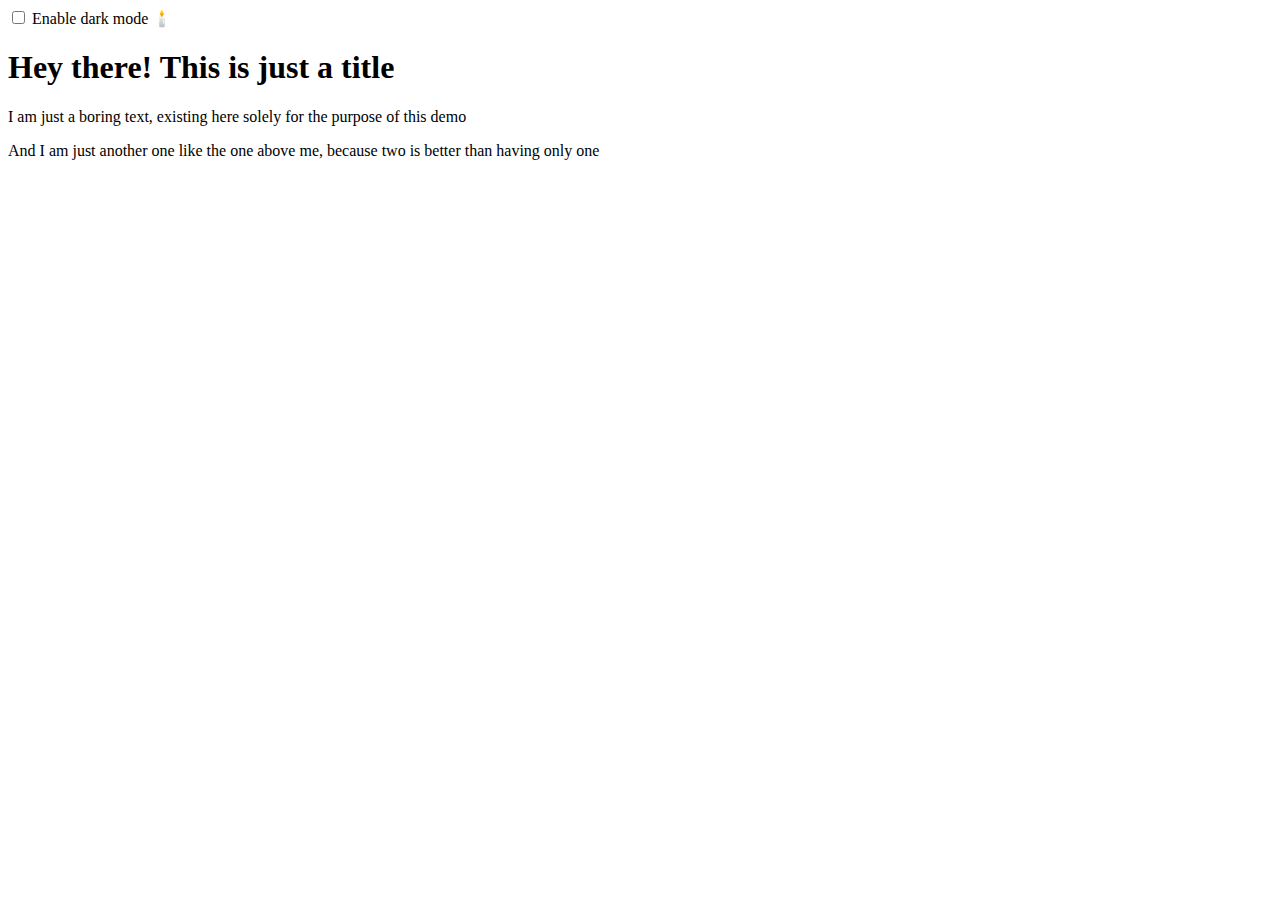
<file: light-dark-modes-2/index.html>
<!DOCTYPE html>
<html lang="en">

<head>
    <title>Dark Mode Baseline</title>
    <meta charset="utf-8">
    <meta http-equiv="X-UA-Compatible" content="IE=edge">
    <meta name="viewport" content="width=device-width, initial-scale=1">

    <meta name="supported-color-schemes" content="dark light">
    <meta name="color-scheme" content="dark light">
    <meta name="theme-color" content="">

    <link rel="stylesheet" href="css/style.css">

    <script type="module" src="script/darkmode.js"></script>
</head>

<body>
    <div class="form-check form-switch">
        <input class="form-check-input" type="checkbox" id="tglScheme">
        <label class="form-check-label" for="tglScheme">
            <span>Enable dark mode 🕯️</span>
        </label>
    </div>
    <h1>Hey there! This is just a title</h2>
        <p>I am just a boring text, existing here solely for the purpose of this demo</p>
        <p>And I am just another one like the one above me, because two is better than having only one</p>
</body>

</html>
</file>
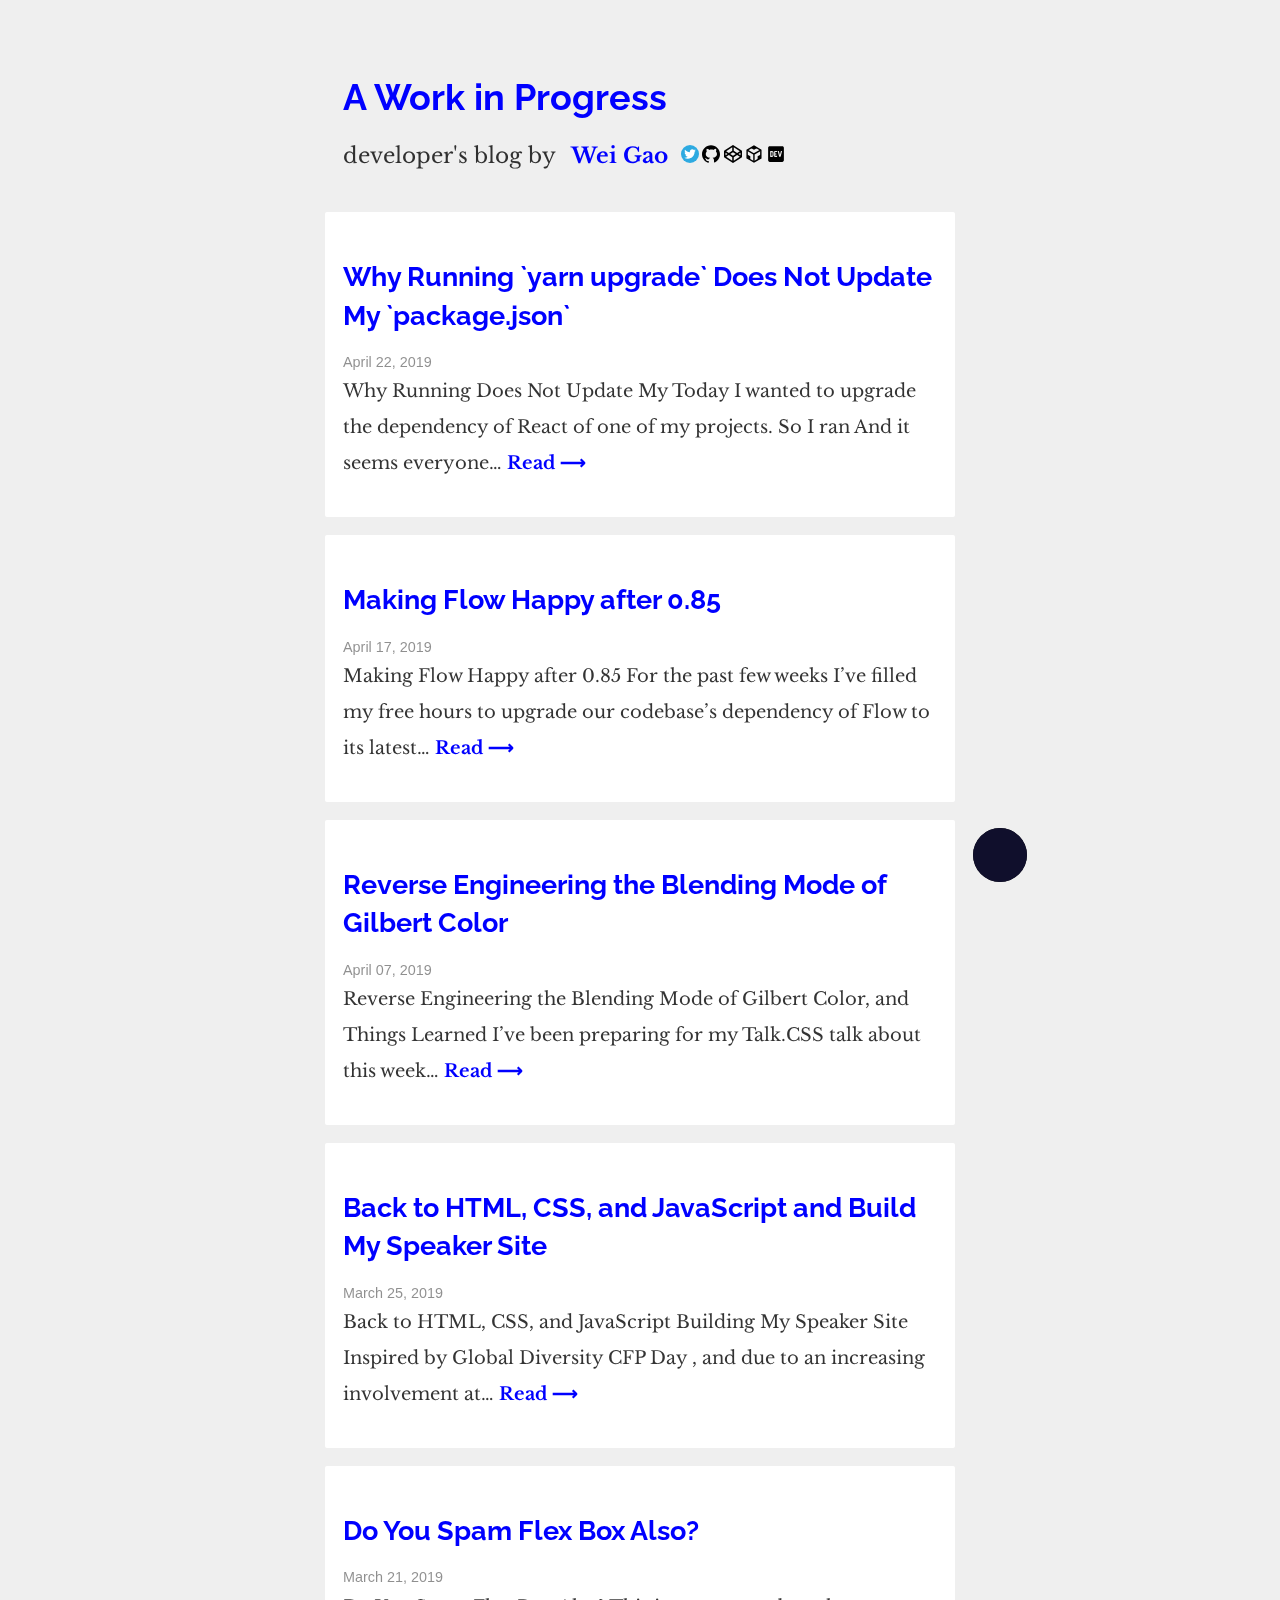
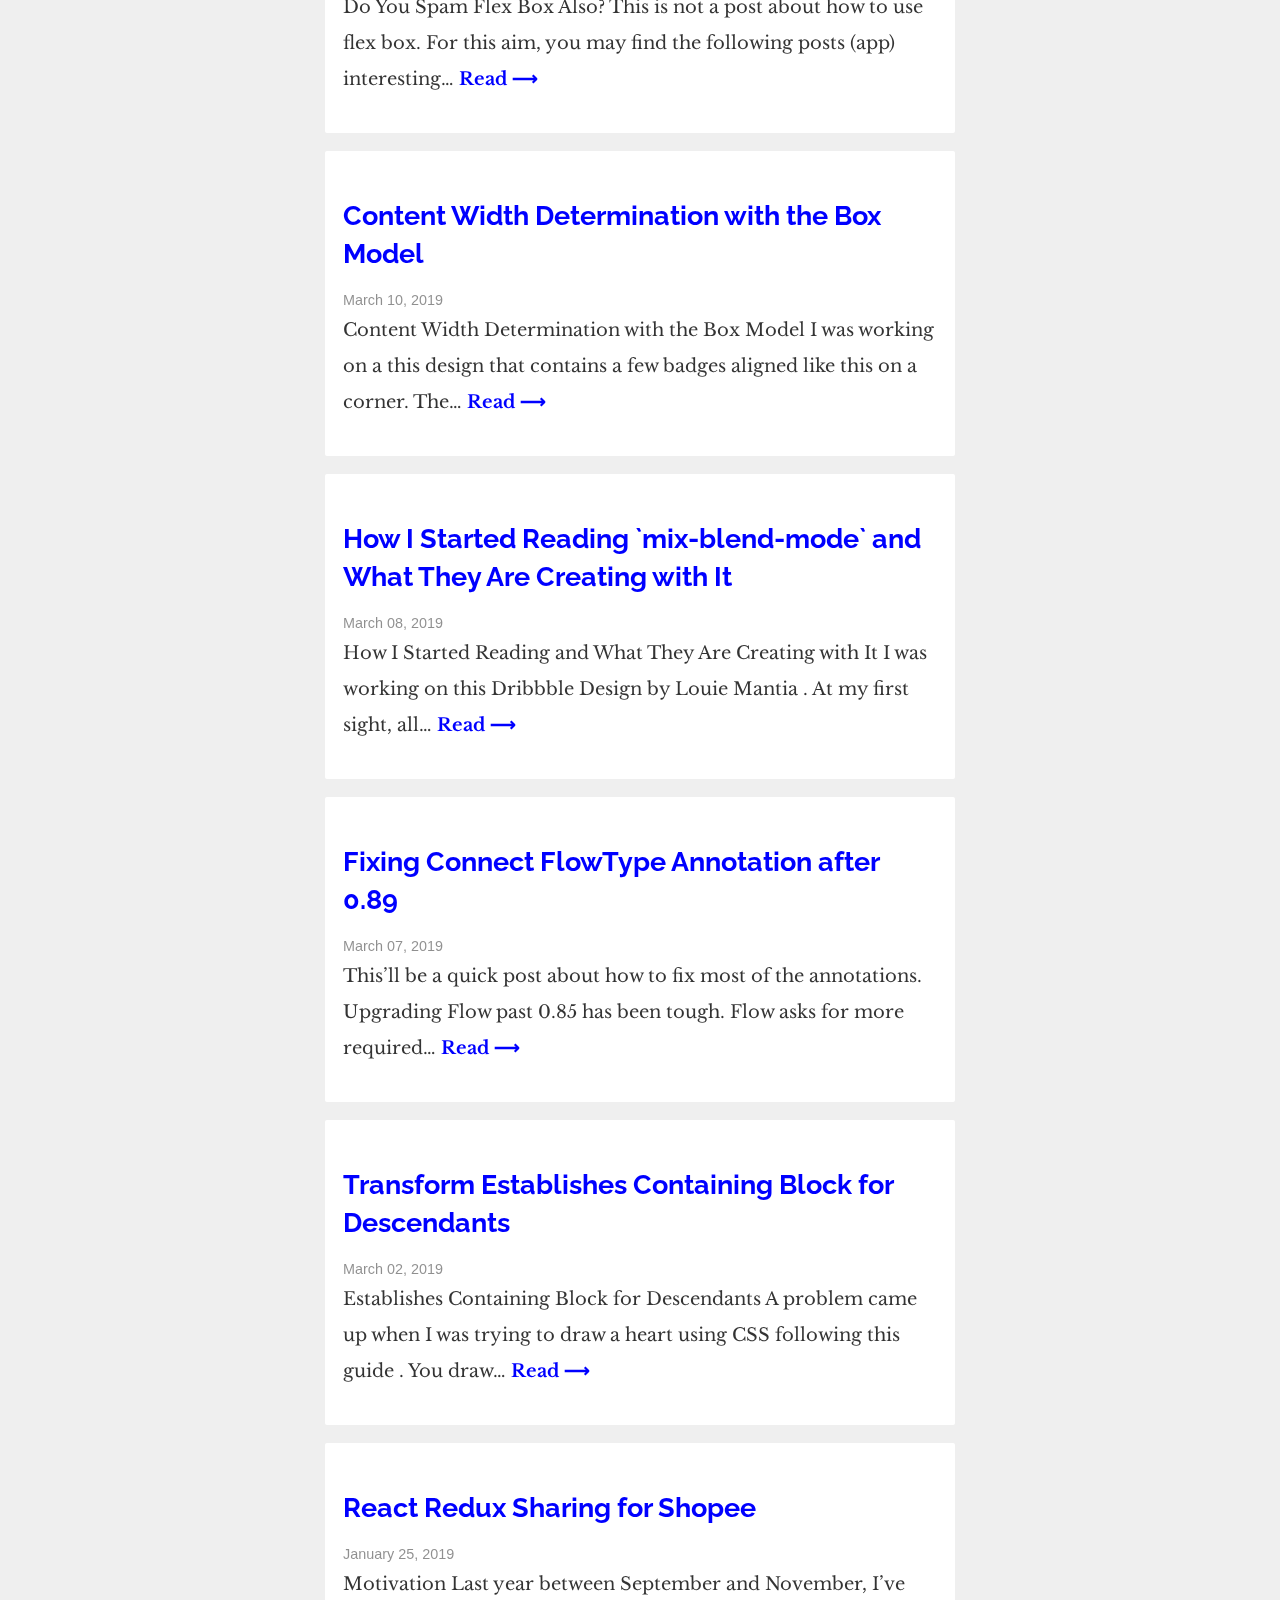
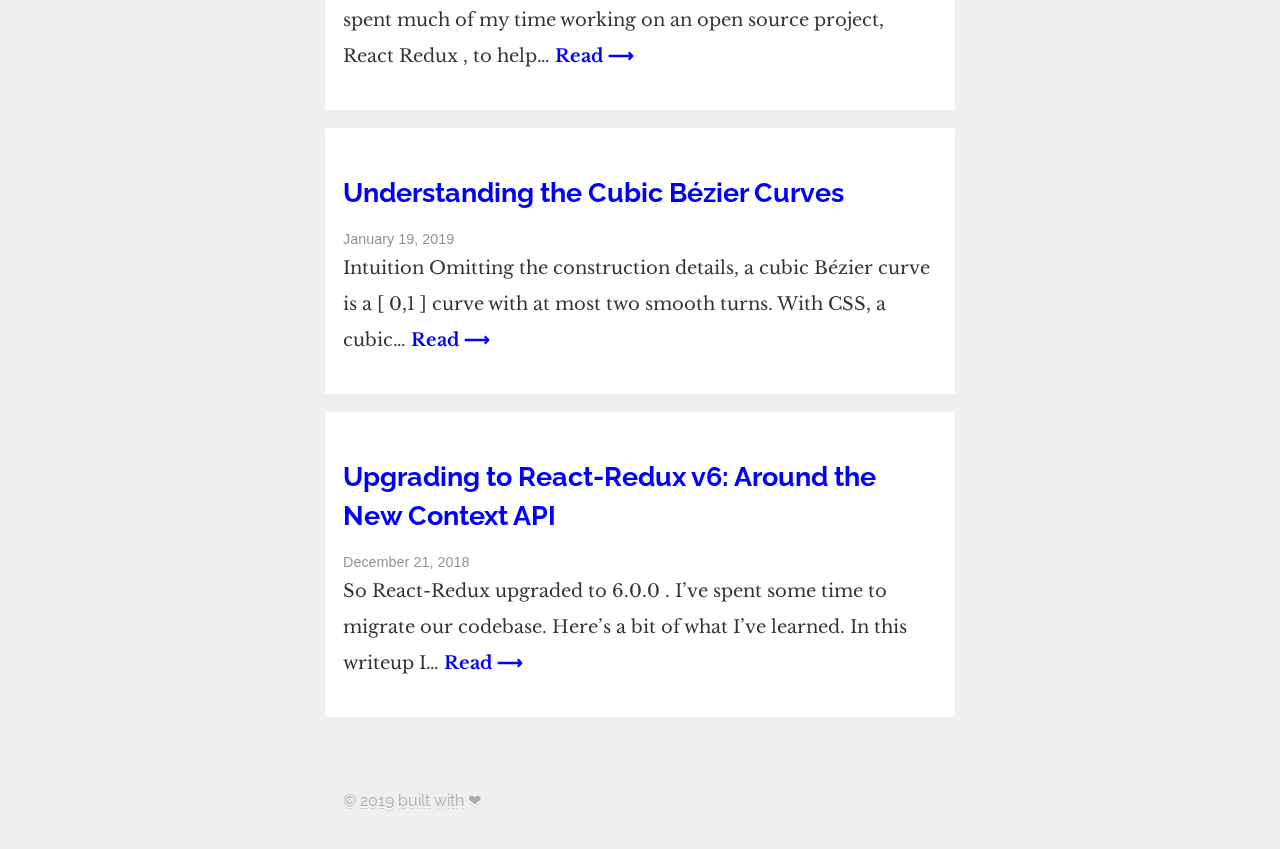
<file: light-dark-modes-5/index.html>
<!DOCTYPE html>
<html lang="en">
<head>
    <title>Dark Mode Baseline</title>
    <meta charset="utf-8">
    <meta http-equiv="X-UA-Compatible" content="IE=edge">
    <meta name="viewport" content="width=device-width, initial-scale=1">

    <meta name="supported-color-schemes" content="dark light">
    <meta name="color-scheme" content="dark light">
    <meta name="theme-color" content="">

    <link rel="stylesheet" href="css/style.css">

    <script type="module" src="script/darkmode.js"></script>
</head>

<body>
<div id="___gatsby">
  <div style="outline:none" tabindex="-1" role="group">
    <base target="_blank">
    <div class="s-module--main--1XB_z">
      <div class="s-module--bg--1FVQ9"></div>
      <div id="toggle" class="s-module--toggle--2hd7F s-module--hasZIndex--1QkpC"></div>
      <div class="s-module--blender--d9X_A" id="blender"></div>
      <div class="s-module--header--2utkj">
        <h1><a aria-current="page" class="" href="/">A Work in Progress</a></h1>
      </div>
      <div>
        <div class="s-module--intro--1v3wl">
          <div class="s-module--pre--3NC-2">developer's blog by&nbsp;</div>
          <div class="s-module--links--ozFGS"><a href="http://wgao19.cc" class="s-module--author--1QT_I">Wei Gao</a><a href="https://twitter.com/wgao19" class="s-module--link--nIVjQ twitter-logo"><svg width="2500" height="2500" viewBox="126.444 2.281 589 589"><circle cx="420.944" cy="296.781" r="294.5" fill="#2daae1"></circle><path d="M609.773 179.634c-13.891 6.164-28.811 10.331-44.498 12.204 16.01-9.587 28.275-24.779 34.066-42.86a154.78 154.78 0 0 1-49.209 18.801c-14.125-15.056-34.267-24.456-56.551-24.456-42.773 0-77.462 34.675-77.462 77.473 0 6.064.683 11.98 1.996 17.66-64.389-3.236-121.474-34.079-159.684-80.945-6.672 11.446-10.491 24.754-10.491 38.953 0 26.875 13.679 50.587 34.464 64.477a77.122 77.122 0 0 1-35.097-9.686v.979c0 37.54 26.701 68.842 62.145 75.961-6.511 1.784-13.344 2.716-20.413 2.716-4.998 0-9.847-.473-14.584-1.364 9.859 30.769 38.471 53.166 72.363 53.799-26.515 20.785-59.925 33.175-96.212 33.175-6.25 0-12.427-.373-18.491-1.104 34.291 21.988 75.006 34.824 118.759 34.824 142.496 0 220.428-118.052 220.428-220.428 0-3.361-.074-6.697-.236-10.021a157.855 157.855 0 0 0 38.707-40.158z" fill="#fff"></path></svg></a>
            <a
              href="https://github.com/wgao19" class="s-module--link--nIVjQ"><svg version="1.2" baseProfile="tiny" x="0px" y="0px" viewBox="0 0 2350 2314.8" xml:space="preserve"><path d="M1175,0C525.8,0,0,525.8,0,1175c0,552.2,378.9,1010.5,890.1,1139.7c-5.9-14.7-8.8-35.3-8.8-55.8v-199.8H734.4  c-79.3,0-152.8-35.2-185.1-99.9c-38.2-70.5-44.1-179.2-141-246.8c-29.4-23.5-5.9-47,26.4-44.1c61.7,17.6,111.6,58.8,158.6,120.4  c47,61.7,67.6,76.4,155.7,76.4c41.1,0,105.7-2.9,164.5-11.8c32.3-82.3,88.1-155.7,155.7-190.9c-393.6-47-581.6-240.9-581.6-505.3  c0-114.6,49.9-223.3,132.2-317.3c-26.4-91.1-61.7-279.1,11.8-352.5c176.3,0,282,114.6,308.4,143.9c88.1-29.4,185.1-47,284.9-47  c102.8,0,196.8,17.6,284.9,47c26.4-29.4,132.2-143.9,308.4-143.9c70.5,70.5,38.2,261.4,8.8,352.5c82.3,91.1,129.3,202.7,129.3,317.3  c0,264.4-185.1,458.3-575.7,499.4c108.7,55.8,185.1,214.4,185.1,331.9V2256c0,8.8-2.9,17.6-2.9,26.4  C2021,2123.8,2350,1689.1,2350,1175C2350,525.8,1824.2,0,1175,0L1175,0z"></path></svg></a>
              <a
                href="https://codepen.io/wgao19" class="s-module--link--nIVjQ"><svg width="2500" height="2500" viewBox="0 0 256 256" preserveAspectRatio="xMinYMin meet"><path d="M255.807 87.087c-.059-.31-.11-.62-.193-.924-.052-.183-.114-.355-.172-.535a11.007 11.007 0 0 0-.283-.8c-.076-.182-.162-.358-.245-.534a9.74 9.74 0 0 0-.376-.73c-.096-.176-.207-.342-.313-.51a11.038 11.038 0 0 0-.842-1.142 11.166 11.166 0 0 0-.544-.596c-.145-.145-.29-.29-.442-.431a9.07 9.07 0 0 0-.624-.52c-.165-.128-.327-.26-.5-.377-.061-.044-.117-.096-.182-.138L134.099 1.85a10.989 10.989 0 0 0-12.201 0l-117 77.998c-.065.041-.116.093-.182.138-.172.12-.334.248-.5.376a15.52 15.52 0 0 0-.624.517 8.604 8.604 0 0 0-.438.43c-.193.194-.372.39-.548.597-.13.155-.255.31-.376.483-.165.217-.317.438-.465.669-.107.169-.214.334-.314.51a9.593 9.593 0 0 0-.372.724c-.083.176-.172.355-.245.534-.107.262-.2.531-.286.8-.058.18-.12.355-.169.517-.08.303-.138.61-.193.924-.03.159-.069.314-.09.476-.062.475-.096.951-.096 1.437v78.016c0 .482.034.965.103 1.437.025.173.07.31.104.476.055.31.103.62.207.931.048.172.103.345.172.534.086.276.172.552.276.804.072.172.172.344.241.517.114.241.242.482.38.734.096.172.206.345.31.503.148.242.31.449.482.655.121.173.242.31.38.476.175.207.344.414.551.597.141.137.276.31.448.413.2.173.414.345.62.524.166.138.346.242.483.376.066.034.104.103.173.134l116.968 78.04a10.815 10.815 0 0 0 6.102 1.851 11.06 11.06 0 0 0 6.102-1.85l117-78c.065-.04.12-.089.182-.134.172-.12.334-.248.5-.375.214-.17.424-.345.624-.524.151-.135.296-.283.441-.428a9.876 9.876 0 0 0 .92-1.072c.166-.217.318-.441.466-.669.107-.165.214-.334.314-.503.138-.242.258-.486.375-.734.083-.176.17-.352.245-.531.107-.266.197-.535.283-.804.058-.179.12-.355.172-.534.08-.303.135-.614.193-.924.028-.159.07-.314.086-.476.063-.475.097-.951.097-1.437V89c0-.486-.038-.962-.097-1.438-.027-.169-.079-.306-.113-.475h.017zm-127.81 66.935l-38.905-26.021 38.905-26.025 38.907 26.025-38.907 26.021zm-10.998-71.155l-47.692 31.9L30.81 89.013 117 31.555v51.312zm-67.477 45.13l-27.517 18.406v-36.811l27.517 18.405zm19.785 13.245L117 173.138v51.312l-86.19-57.465 38.498-25.75v.007zm69.69 31.89l47.692-31.896 38.501 25.749-86.193 57.458v-51.312zm67.477-45.128l27.521-18.409v36.815l-27.52-18.413v.007zm-19.785-13.238L138.997 82.87V31.555l86.193 57.459-38.5 25.752z" fill="currentColor"></path></svg></a>
                <a
                  href="https://codesandbox.io/u/wgao19" class="s-module--link--nIVjQ"><svg x="0px" y="0px" class="Navigation__StyledLogo-klhtd0-2 hYzIzK" width="2500" height="2500" viewBox="0 0 1024 1024"><g><polyline fill="black" points="719.001,851 719.001,639.848 902,533.802 902,745.267 719.001,851"></polyline><polyline fill="black" points="302.082,643.438 122.167,539.135 122.167,747.741 302.082,852.573 302.082,643.438"></polyline><polyline fill="black" points="511.982,275.795 694.939,169.633 512.06,63 328.436,169.987 511.982,275.795"></polyline></g><g id="Layer_2"><polyline fill="none" stroke="black" stroke-width="80" stroke-miterlimit="10" points="899,287.833 509,513 509,963"></polyline><line fill="none" stroke="black" stroke-width="80" stroke-miterlimit="10" x1="122.167" y1="289" x2="511.5" y2="513"></line><polygon fill="none" stroke="black" stroke-width="80" stroke-miterlimit="10" points="121,739.083 510.917,963.042 901,738.333 901,288 511,62 121,289"></polygon></g></svg></a>
                  <a
                    href="https://dev.to/wgao19" class="s-module--link--nIVjQ"><svg role="img" viewBox="0 0 448 512"><path fill="#000000" d="M120.12 208.29c-3.88-2.9-7.77-4.35-11.65-4.35H91.03v104.47h17.45c3.88 0 7.77-1.45 11.65-4.35 3.88-2.9 5.82-7.25 5.82-13.06v-69.65c-.01-5.8-1.96-10.16-5.83-13.06zM404.1 32H43.9C19.7 32 .06 51.59 0 75.8v360.4C.06 460.41 19.7 480 43.9 480h360.2c24.21 0 43.84-19.59 43.9-43.8V75.8c-.06-24.21-19.7-43.8-43.9-43.8zM154.2 291.19c0 18.81-11.61 47.31-48.36 47.25h-46.4V172.98h47.38c35.44 0 47.36 28.46 47.37 47.28l.01 70.93zm100.68-88.66H201.6v38.42h32.57v29.57H201.6v38.41h53.29v29.57h-62.18c-11.16.29-20.44-8.53-20.72-19.69V193.7c-.27-11.15 8.56-20.41 19.71-20.69h63.19l-.01 29.52zm103.64 115.29c-13.2 30.75-36.85 24.63-47.44 0l-38.53-144.8h32.57l29.71 113.72 29.57-113.72h32.58l-38.46 144.8z"></path></svg></a>
          </div>
        </div>
        <div class="s-module--post--LdKLS">
          <h2 class="title"><a href="/2019-04-22__yarn-upgrade-not-updating-package-json-questionmark/" style="box-shadow: none;">Why Running `yarn upgrade` Does Not Update My `package.json`</a></h2><small>April 22, 2019</small>
          <p class="excerpt"><span>Why Running   Does Not Update My  Today I wanted to upgrade the dependency of React of one of my projects. So I ran And it seems everyone…</span><a class="s-module--read--3t7Sj" href="/2019-04-22__yarn-upgrade-not-updating-package-json-questionmark/">Read ⟶</a></p>
        </div>
        <div class="s-module--post--LdKLS">
          <h2 class="title"><a href="/2019-04-17__making-flow-happy-after-0.85/" style="box-shadow: none;">Making Flow Happy after 0.85</a></h2><small>April 17, 2019</small>
          <p class="excerpt"><span>Making Flow Happy after 0.85 For the past few weeks I’ve filled my free hours to upgrade our codebase’s dependency of Flow to its latest…</span><a class="s-module--read--3t7Sj" href="/2019-04-17__making-flow-happy-after-0.85/">Read ⟶</a></p>
        </div>
        <div class="s-module--post--LdKLS">
          <h2 class="title"><a href="/2019-04-07__reverse-engineering-the-blending-mode-of-gilbert-color/" style="box-shadow: none;">Reverse Engineering the Blending Mode of Gilbert Color</a></h2><small>April 07, 2019</small>
          <p class="excerpt"><span>Reverse Engineering the Blending Mode of Gilbert Color, and Things Learned I’ve been preparing for my  Talk.CSS  talk about   this week…</span><a class="s-module--read--3t7Sj" href="/2019-04-07__reverse-engineering-the-blending-mode-of-gilbert-color/">Read ⟶</a></p>
        </div>
        <div class="s-module--post--LdKLS">
          <h2 class="title"><a href="/2019-03-25__back-to-html-css-javascript/" style="box-shadow: none;">Back to HTML, CSS, and JavaScript and Build My Speaker Site</a></h2><small>March 25, 2019</small>
          <p class="excerpt"><span>Back to HTML, CSS, and JavaScript Building My Speaker Site Inspired by  Global Diversity CFP Day , and due to an increasing involvement at…</span><a class="s-module--read--3t7Sj" href="/2019-03-25__back-to-html-css-javascript/">Read ⟶</a></p>
        </div>
        <div class="s-module--post--LdKLS">
          <h2 class="title"><a href="/2019-03-21__do-you-spam-flex-box-also/" style="box-shadow: none;">Do You Spam Flex Box Also?</a></h2><small>March 21, 2019</small>
          <p class="excerpt"><span>Do You Spam Flex Box Also? This is  not  a post about how to use flex box. For this aim, you may find the following posts (app) interesting…</span><a class="s-module--read--3t7Sj" href="/2019-03-21__do-you-spam-flex-box-also/">Read ⟶</a></p>
        </div>
        <div class="s-module--post--LdKLS">
          <h2 class="title"><a href="/2019-03-10__content-width-determination-with-the-box-model/" style="box-shadow: none;">Content Width Determination with the Box Model</a></h2><small>March 10, 2019</small>
          <p class="excerpt"><span>Content Width Determination with the Box Model I was working on a this design that contains a few badges aligned like this on a corner.
The…</span><a class="s-module--read--3t7Sj" href="/2019-03-10__content-width-determination-with-the-box-model/">Read ⟶</a></p>
        </div>
        <div class="s-module--post--LdKLS">
          <h2 class="title"><a href="/2019-03-08__mix-blend-mode/" style="box-shadow: none;">How I Started Reading `mix-blend-mode` and What They Are Creating with It</a></h2><small>March 08, 2019</small>
          <p class="excerpt"><span>How I Started Reading   and What They Are Creating with It I was working on  this Dribbble Design  by  Louie Mantia . At my first sight, all…</span><a class="s-module--read--3t7Sj" href="/2019-03-08__mix-blend-mode/">Read ⟶</a></p>
        </div>
        <div class="s-module--post--LdKLS">
          <h2 class="title"><a href="/2019-03-07__fixing-connect-flowtype-annotation-after-flow-0.89/" style="box-shadow: none;">Fixing Connect FlowType Annotation after 0.89</a></h2><small>March 07, 2019</small>
          <p class="excerpt"><span>This’ll be a quick post about how to fix most of the   annotations. Upgrading Flow past 0.85 has been tough.  Flow asks for more required…</span><a class="s-module--read--3t7Sj" href="/2019-03-07__fixing-connect-flowtype-annotation-after-flow-0.89/">Read ⟶</a></p>
        </div>
        <div class="s-module--post--LdKLS">
          <h2 class="title"><a href="/2019-03-02__transform-establishes-containing-block-for-descendants/" style="box-shadow: none;">Transform Establishes Containing Block for Descendants</a></h2><small>March 02, 2019</small>
          <p class="excerpt"><span> Establishes Containing Block for Descendants A problem came up when I was trying to draw a heart using CSS following  this guide . You draw…</span><a class="s-module--read--3t7Sj" href="/2019-03-02__transform-establishes-containing-block-for-descendants/">Read ⟶</a></p>
        </div>
        <div class="s-module--post--LdKLS">
          <h2 class="title"><a href="/react-redux-sharing-for-shopee/" style="box-shadow: none;">React Redux Sharing for Shopee</a></h2><small>January 25, 2019</small>
          <p class="excerpt"><span>Motivation Last year between September and November, I’ve spent much of my time working on an open source project,  React Redux , to help…</span><a class="s-module--read--3t7Sj" href="/react-redux-sharing-for-shopee/">Read ⟶</a></p>
        </div>
        <div class="s-module--post--LdKLS">
          <h2 class="title"><a href="/cubic-bezier/" style="box-shadow: none;">Understanding the Cubic Bézier Curves</a></h2><small>January 19, 2019</small>
          <p class="excerpt"><span>Intuition Omitting the construction details, a cubic Bézier curve is a  [ 0,1 ]  curve with at most two smooth turns. With CSS, a cubic…</span><a class="s-module--read--3t7Sj" href="/cubic-bezier/">Read ⟶</a></p>
        </div>
        <div class="s-module--post--LdKLS">
          <h2 class="title"><a href="/upgrading-react-redux-v6/" style="box-shadow: none;">Upgrading to React-Redux v6: Around the New Context API</a></h2><small>December 21, 2018</small>
          <p class="excerpt"><span>So  React-Redux  upgraded to  6.0.0 . I’ve spent some time to migrate our codebase. Here’s a bit of what I’ve learned. In this writeup I…</span><a class="s-module--read--3t7Sj" href="/upgrading-react-redux-v6/">Read ⟶</a></p>
        </div>
      </div>
      <footer class="s-module--footer--3LbWM">
        <div><span>© 2019 built with ❤</span></div>
      </footer>
    </div>
  </div>
</div>
</body>
</html>
</file>
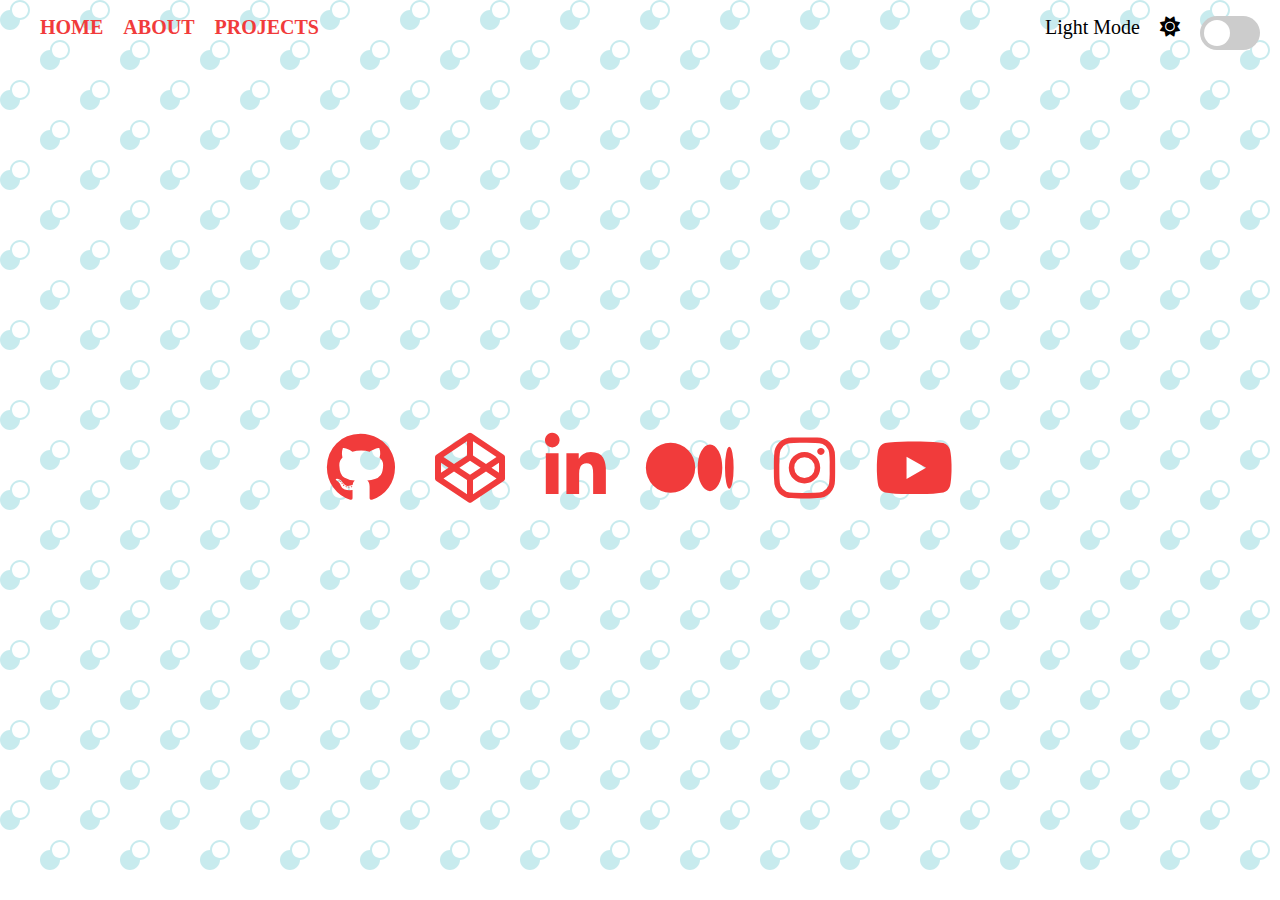
<file: docs/dark-light-mode/light-dark-modes-checkbox/index.html>
<!DOCTYPE html>
<html lang="en">

<head>
    <meta charset="UTF-8">
    <meta http-equiv="X-UA-Compatible" content="IE=edge">
    <meta name="viewport" content="width=device-width, initial-scale=1.0">
    <title>Theme Toggeler</title>
    <link href="https://cdn.jsdelivr.net/npm/bootstrap@5.1.3/dist/css/bootstrap.min.css" rel="stylesheet"
        integrity="sha384-1BmE4kWBq78iYhFldvKuhfTAU6auU8tT94WrHftjDbrCEXSU1oBoqyl2QvZ6jIW3" crossorigin="anonymous">
    <link rel="stylesheet" href="https://cdnjs.cloudflare.com/ajax/libs/font-awesome/6.0.0/css/all.min.css"
        integrity="sha512-9usAa10IRO0HhonpyAIVpjrylPvoDwiPUiKdWk5t3PyolY1cOd4DSE0Ga+ri4AuTroPR5aQvXU9xC6qOPnzFeg=="
        crossorigin="anonymous" referrerpolicy="no-referrer" />
    <link rel="stylesheet" href="style-switch.css">
</head>

<body>
    <div class="bg-light main-body">
        <nav class="navbar">
            <ul class="navbar-heading text-color-light">
                <li>HOME</li>
                <li>ABOUT</li>
                <li>PROJECTS</li>
            </ul>
            <ul class="navbar-buttons">
                <li class="navbar-buttons-text btn-type">Light Mode</li>
                <li class="navbar-buttons-text btn-logo"><i class="fa-solid fa-sun"></i></li>
                <li><label class="switch"><input type="checkbox"><span class="slider round"></span></label></li>
            </ul>
        </nav>
        <div class="main-content">
            <div class="list-container">
                <ul class="text-color-light social-media">
                    <li><i class="fa-brands fa-github"></i></li>
                    <li><i class="fa-brands fa-codepen"></i></li>
                    <li><i class="fa-brands fa-linkedin-in"></i></li>
                    <li><i class="fa-brands fa-medium"></i></li>
                    <li><i class="fa-brands fa-instagram"></i></li>
                    <li><i class="fa-brands fa-youtube"></i></li>
                </ul>
            </div>
        </div>
    </div>
    <script src="script.js"></script>
</body>

</html>
</file>
<file: light-dark-modes-2/css/style.css>
:root body.dark {
    --app-bg-dark: #131313;
    --app-tx-dark: #f8f9fa;
}

body {
    background-color: var(--app-bg-dark, white) !important;
    color: var(--app-tx-dark, black) !important;
}

/* if dark mode isn't set, fallback to light. */
</file>
<file: light-dark-modes-5/css/style.css>
@import url('https://fonts.googleapis.com/css?family=Libre+Baskerville|Raleway:700');

.expand {
  transform: scale(40);
}
#blender {
  width: 3rem;
  height: 3rem;
  position: fixed;
  border-radius: 50%;
  right: calc(50% - 21.5rem);
  bottom: 1rem;
  pointer-events: none;
  background: white;
  transition: all 0.5s ease;
  mix-blend-mode: difference;
}

.twitter-logo {
  isolation: isolate;
}

html {
  font-family: sans-serif;
  -ms-text-size-adjust: 100%;
  -webkit-text-size-adjust: 100%;
}
body {
  margin: 0;
}
article,
aside,
details,
figcaption,
figure,
footer,
header,
main,
menu,
nav,
section,
summary {
  display: block;
}
audio,
canvas,
progress,
video {
  display: inline-block;
}
audio:not([controls]) {
  display: none;
  height: 0;
}
progress {
  vertical-align: baseline;
}
[hidden],
template {
  display: none;
}
a {
  background-color: transparent;
  -webkit-text-decoration-skip: objects;
}
a:active,
a:hover {
  outline-width: 0;
}
abbr[title] {
  border-bottom: none;
  text-decoration: underline;
  text-decoration: underline dotted;
}
b,
strong {
  font-weight: inherit;
  font-weight: bolder;
}
dfn {
  font-style: italic;
}
h1 {
  font-size: 2em;
  margin: 0.67em 0;
}
mark {
  background-color: #ff0;
  color: #000;
}
small {
  font-size: 80%;
}
sub,
sup {
  font-size: 75%;
  line-height: 0;
  position: relative;
  vertical-align: baseline;
}
sub {
  bottom: -0.25em;
}
sup {
  top: -0.5em;
}
img {
  border-style: none;
}
svg:not(:root) {
  overflow: hidden;
}
code,
kbd,
pre,
samp {
  font-family: monospace, monospace;
  font-size: 1em;
}
figure {
  margin: 1em 40px;
}
hr {
  box-sizing: content-box;
  height: 0;
  overflow: visible;
}
button,
input,
optgroup,
select,
textarea {
  font: inherit;
  margin: 0;
}
optgroup {
  font-weight: 700;
}
button,
input {
  overflow: visible;
}
button,
select {
  text-transform: none;
}
[type="reset"],
[type="submit"],
button,
html [type="button"] {
  -webkit-appearance: button;
}
[type="button"]::-moz-focus-inner,
[type="reset"]::-moz-focus-inner,
[type="submit"]::-moz-focus-inner,
button::-moz-focus-inner {
  border-style: none;
  padding: 0;
}
[type="button"]:-moz-focusring,
[type="reset"]:-moz-focusring,
[type="submit"]:-moz-focusring,
button:-moz-focusring {
  outline: 1px dotted ButtonText;
}
fieldset {
  border: 1px solid silver;
  margin: 0 2px;
  padding: 0.35em 0.625em 0.75em;
}
legend {
  box-sizing: border-box;
  color: inherit;
  display: table;
  max-width: 100%;
  padding: 0;
  white-space: normal;
}
textarea {
  overflow: auto;
}
[type="checkbox"],
[type="radio"] {
  box-sizing: border-box;
  padding: 0;
}
[type="number"]::-webkit-inner-spin-button,
[type="number"]::-webkit-outer-spin-button {
  height: auto;
}
[type="search"] {
  -webkit-appearance: textfield;
  outline-offset: -2px;
}
[type="search"]::-webkit-search-cancel-button,
[type="search"]::-webkit-search-decoration {
  -webkit-appearance: none;
}
::-webkit-input-placeholder {
  color: inherit;
  opacity: 0.54;
}
::-webkit-file-upload-button {
  -webkit-appearance: button;
  font: inherit;
}
html {
  font: 100%/1.5 "Libre Baskerville", serif;
  box-sizing: border-box;
  overflow-y: scroll;
}
* {
  box-sizing: inherit;
}
*:before {
  box-sizing: inherit;
}
*:after {
  box-sizing: inherit;
}
body {
  color: hsla(0, 0%, 0%, 0.8);
  font-family: "Libre Baskerville", serif;
  font-weight: 400;
  word-wrap: break-word;
  font-kerning: normal;
  -moz-font-feature-settings: "kern", "liga", "clig", "calt";
  -ms-font-feature-settings: "kern", "liga", "clig", "calt";
  -webkit-font-feature-settings: "kern", "liga", "clig", "calt";
  font-feature-settings: "kern", "liga", "clig", "calt";
}
img {
  max-width: 100%;
  margin-left: 0;
  margin-right: 0;
  margin-top: 0;
  padding-bottom: 0;
  padding-left: 0;
  padding-right: 0;
  padding-top: 0;
  margin-bottom: 1rem;
}
h1 {
  margin-left: 0;
  margin-right: 0;
  margin-top: 0;
  padding-bottom: 0;
  padding-left: 0;
  padding-right: 0;
  padding-top: 0;
  margin-bottom: 3rem;
  color: hsla(0, 0%, 0%, 1);
  font-family: "Raleway", sans-serif;
  font-weight: 800;
  text-rendering: optimizeLegibility;
  font-size: 2rem;
  line-height: 1.4;
}
h2 {
  margin-left: 0;
  margin-right: 0;
  margin-top: 0;
  padding-bottom: 0;
  padding-left: 0;
  padding-right: 0;
  padding-top: 0;
  margin-bottom: 1rem;
  color: hsla(0, 0%, 0%, 1);
  font-family: "Raleway", sans-serif;
  font-weight: 800;
  text-rendering: optimizeLegibility;
  font-size: 1.51572rem;
  line-height: 1.1;
}
h3 {
  margin-left: 0;
  margin-right: 0;
  margin-top: 0;
  padding-bottom: 0;
  padding-left: 0;
  padding-right: 0;
  padding-top: 0;
  margin-bottom: 1rem;
  color: hsla(0, 0%, 0%, 1);
  font-family: "Raleway", sans-serif;
  font-weight: 800;
  text-rendering: optimizeLegibility;
  font-size: 1.31951rem;
  line-height: 1.1;
}
h4 {
  margin-left: 0;
  margin-right: 0;
  margin-top: 0;
  padding-bottom: 0;
  padding-left: 0;
  padding-right: 0;
  padding-top: 0;
  margin-bottom: 1rem;
  color: hsla(0, 0%, 0%, 1);
  font-family: "Raleway", sans-serif;
  font-weight: 800;
  text-rendering: optimizeLegibility;
  font-size: 1rem;
  line-height: 1.1;
}
h5 {
  margin-left: 0;
  margin-right: 0;
  margin-top: 0;
  padding-bottom: 0;
  padding-left: 0;
  padding-right: 0;
  padding-top: 0;
  margin-bottom: 1rem;
  color: hsla(0, 0%, 0%, 1);
  font-family: "Raleway", sans-serif;
  font-weight: 800;
  text-rendering: optimizeLegibility;
  font-size: 0.87055rem;
  line-height: 1.1;
}
h6 {
  margin-left: 0;
  margin-right: 0;
  margin-top: 0;
  padding-bottom: 0;
  padding-left: 0;
  padding-right: 0;
  padding-top: 0;
  margin-bottom: 1rem;
  color: hsla(0, 0%, 0%, 1);
  font-family: "Raleway", sans-serif;
  font-weight: 800;
  text-rendering: optimizeLegibility;
  font-size: 0.81225rem;
  line-height: 1.1;
}
hgroup {
  margin-left: 0;
  margin-right: 0;
  margin-top: 0;
  padding-bottom: 0;
  padding-left: 0;
  padding-right: 0;
  padding-top: 0;
  margin-bottom: 1rem;
}
ul {
  margin-left: 1.5rem;
  margin-right: 0;
  margin-top: 0;
  padding-bottom: 0;
  padding-left: 0;
  padding-right: 0;
  padding-top: 0;
  margin-bottom: 1rem;
  list-style-position: outside;
  list-style-image: none;
}
ol {
  margin-left: 1.5rem;
  margin-right: 0;
  margin-top: 0;
  padding-bottom: 0;
  padding-left: 0;
  padding-right: 0;
  padding-top: 0;
  margin-bottom: 1rem;
  list-style-position: outside;
  list-style-image: none;
}
dl {
  margin-left: 0;
  margin-right: 0;
  margin-top: 0;
  padding-bottom: 0;
  padding-left: 0;
  padding-right: 0;
  padding-top: 0;
  margin-bottom: 1rem;
}
dd {
  margin-left: 0;
  margin-right: 0;
  margin-top: 0;
  padding-bottom: 0;
  padding-left: 0;
  padding-right: 0;
  padding-top: 0;
  margin-bottom: 1rem;
}
p {
  margin-left: 0;
  margin-right: 0;
  margin-top: 0;
  padding-bottom: 0;
  padding-left: 0;
  padding-right: 0;
  padding-top: 0;
  margin-bottom: 1rem;
}
figure {
  margin-left: 0;
  margin-right: 0;
  margin-top: 0;
  padding-bottom: 0;
  padding-left: 0;
  padding-right: 0;
  padding-top: 0;
  margin-bottom: 1rem;
}
pre {
  margin-left: 0;
  margin-right: 0;
  margin-top: 0;
  padding-bottom: 0;
  padding-left: 0;
  padding-right: 0;
  padding-top: 0;
  margin-bottom: 1rem;
  font-size: 0.85rem;
  line-height: 1.5rem;
  overflow-x: auto;
}
table {
  margin-left: 0;
  margin-right: 0;
  margin-top: 0;
  padding-bottom: 0;
  padding-left: 0;
  padding-right: 0;
  padding-top: 0;
  margin-bottom: 1rem;
  font-size: 1rem;
  line-height: 1.5rem;
  border-collapse: collapse;
  width: 100%;
}
fieldset {
  margin-left: 0;
  margin-right: 0;
  margin-top: 0;
  padding-bottom: 0;
  padding-left: 0;
  padding-right: 0;
  padding-top: 0;
  margin-bottom: 1rem;
}
blockquote {
  margin-left: 1rem;
  margin-right: 1rem;
  margin-top: 1rem;
  padding-bottom: 0;
  padding-left: 1rem;
  padding-right: 0;
  padding-top: 0;
  margin-bottom: 1rem;
  color: hsla(0, 0%, 0%, 0.7340000000000001);
  border-left: 4px solid #999;
}
form {
  margin-left: 0;
  margin-right: 0;
  margin-top: 0;
  padding-bottom: 0;
  padding-left: 0;
  padding-right: 0;
  padding-top: 0;
  margin-bottom: 1rem;
}
noscript {
  margin-left: 0;
  margin-right: 0;
  margin-top: 0;
  padding-bottom: 0;
  padding-left: 0;
  padding-right: 0;
  padding-top: 0;
  margin-bottom: 1rem;
}
iframe {
  margin-left: 0;
  margin-right: 0;
  margin-top: 0;
  padding-bottom: 0;
  padding-left: 0;
  padding-right: 0;
  padding-top: 0;
  margin-bottom: 1rem;
}
hr {
  margin-left: 0;
  margin-right: 0;
  margin-top: 0;
  padding-bottom: 0;
  padding-left: 0;
  padding-right: 0;
  padding-top: 0;
  margin-bottom: calc(1rem - 1px);
  background: hsla(0, 0%, 0%, 0.2);
  border: none;
  height: 1px;
}
address {
  margin-left: 0;
  margin-right: 0;
  margin-top: 0;
  padding-bottom: 0;
  padding-left: 0;
  padding-right: 0;
  padding-top: 0;
  margin-bottom: 1rem;
}
b {
  font-weight: 700;
}
strong {
  font-weight: 700;
}
dt {
  font-weight: 700;
}
th {
  font-weight: 700;
}
li {
  margin-bottom: calc(1rem / 2);
}
ol li {
  padding-left: 0;
}
ul li {
  padding-left: 0;
}
li > ol {
  margin-left: 1.5rem;
  margin-bottom: calc(1rem / 2);
  margin-top: calc(1rem / 2);
}
li > ul {
  margin-left: 1.5rem;
  margin-bottom: calc(1rem / 2);
  margin-top: calc(1rem / 2);
}
blockquote *:last-child {
  margin-bottom: 0;
}
li *:last-child {
  margin-bottom: 0;
}
p *:last-child {
  margin-bottom: 0;
}
li > p {
  margin-bottom: calc(1rem / 2);
}
code {
  font-size: 1rem;
  line-height: 1.5rem;
  font-family: Dank Mono, monospace;
}
kbd {
  font-size: 0.85rem;
  line-height: 1.5rem;
}
samp {
  font-size: 0.85rem;
  line-height: 1.5rem;
}
abbr {
  border-bottom: 1px dotted hsla(0, 0%, 0%, 0.5);
  cursor: help;
}
acronym {
  border-bottom: 1px dotted hsla(0, 0%, 0%, 0.5);
  cursor: help;
}
abbr[title] {
  border-bottom: 1px dotted hsla(0, 0%, 0%, 0.5);
  cursor: help;
  text-decoration: none;
}
thead {
  text-align: left;
}
td,
th {
  text-align: left;
  border-bottom: 1px solid hsla(0, 0%, 0%, 0.12);
  font-feature-settings: "tnum";
  -moz-font-feature-settings: "tnum";
  -ms-font-feature-settings: "tnum";
  -webkit-font-feature-settings: "tnum";
  padding-left: 1rem;
  padding-right: 1rem;
  padding-top: 0.75rem;
  padding-bottom: calc(0.75rem - 1px);
}
th:first-child,
td:first-child {
  padding-left: 0;
}
th:last-child,
td:last-child {
  padding-right: 0;
}
@media only screen and (max-width: 480px) {
  html {
    font-size: 80%;
    line-height: 19.2px;
  }
}
a {
  font-weight: bold;
  color: #00f;
  text-decoration: none;
}
a:hover {
  text-decoration: none;
}
h1,
h2,
h3,
h4,
h5,
h6 {
  color: #222;
}
h2,
h3 {
  margin-top: 1.5rem;
  line-height: 1.4;
}
h1 code,
h2 code,
h3 code {
  font-size: unset;
}
p + h2,
p + h3 {
  margin-top: 3rem;
}

.s-module--author--1QT_I {
  border-bottom: none;
  white-space: nowrap;
  margin-right: 0.5rem;
}

.s-module--intro--1v3wl {
  margin: -2rem auto 2rem;
  font-size: 1.2rem;
  display: -webkit-flex;
  display: flex;
  min-height: 2rem;
  -webkit-align-items: baseline;
  align-items: baseline;
  padding: 0 1rem;
}

@media screen and (max-width: 380px) {
  .s-module--intro--1v3wl {
    display: block;
  }
}

.s-module--pre--3NC-2 {
  white-space: nowrap;
}

@media screen and (max-width: 800px) {
  .s-module--pre--3NC-2 {
    font-size: 0.75rem;
  }
}

.s-module--links--ozFGS {
  display: -webkit-flex;
  display: flex;
  -webkit-align-items: baseline;
  align-items: baseline;
}

@media screen and (max-width: 380px) {
  .s-module--links--ozFGS {
    margin-top: 0.5rem;
  }
}

@media screen and (min-width: 380px) {
  .s-module--links--ozFGS {
    margin-left: 0.5rem;
    text-align: right;
  }
}

.s-module--link--nIVjQ {
  padding: 0;
  margin-bottom: 0;
  border-bottom: 0;
  display: -webkit-flex;
  display: flex;
  -webkit-align-items: center;
  align-items: center;
}

.s-module--link--nIVjQ:not(:first-child) {
  margin-left: 0.2rem;
}

.s-module--link--nIVjQ > img,
.s-module--link--nIVjQ > svg {
  width: 1rem;
  height: 1rem;
}

.s-module--link--nIVjQ > svg {
  color: #000;
}

.s-module--header--2utkj {
  margin: 4rem auto 3rem;
  padding: 0 1rem;
}

.s-module--footer--3LbWM {
  font-family: Raleway, sans-serif;
  margin: 3rem 0 1rem;
  font-size: medium;
  color: #aaa;
  padding: 1rem;
  text-shadow: #fff 0 2px, #ccc 0 3px;
}

:root {
  font-size: 112.5%;
}

img {
  isolation: isolate;
}

.s-module--main--1XB_z {
  max-width: 35rem;
  margin: 0 auto;
}



@media screen and (max-width: 380px) {
  .s-module--blender--d9X_A {
    right: 1rem;
  }
}

.s-module--expanded--Qz3rQ {
  -webkit-transform: scale(60);
  transform: scale(60);
}

.s-module--toggle--2hd7F {
  background: #100f2c;
  width: 3rem;
  height: 3rem;
  position: fixed;
  border-radius: 50%;
  right: calc(50% - 21.5rem);
  bottom: 1rem;
  cursor: pointer;
  transition: all 0.5s ease;
}

@media screen and (max-width: 380px) {
  .s-module--toggle--2hd7F {
    right: 1rem;
    opacity: 0.8;
  }
}

.s-module--hasZIndex--1QkpC {
  z-index: 1;
}

@media screen and (max-width: 380px) {
  .s-module--hasZIndex--1QkpC {
    opacity: 0.2;
  }
}

.s-module--bg--1FVQ9 {
  position: fixed;
  background: #efefef;
  top: 0;
  left: 0;
  width: 100vw;
  height: 100vh;
  z-index: -1;
}

.blog-post-module--post--3laZV {
  background: #fff;
  padding: 1rem;
}

.blog-post-module--post--3laZV > blockquote {
  margin-left: -1rem;
  margin-right: 0;
  border-left: 7px solid #444;
}

.blog-post-module--date--_pArM {
  padding: 1rem;
  margin-bottom: 0;
  background: #fff;
}

small {
  font-family: Open Sans, sans-serif;
  font-size: 0.8rem;
  font-weight: 200;
  color: rgba(0, 0, 0, 0.44);
  display: block;
}

.s-module--title--2J6ew {
  margin-bottom: 0.5rem;
}

.s-module--excerpt--3m4JY {
  margin-top: 0.5rem;
}

p {
  line-height: 2rem;
}

ul {
  padding: 0;
}

body {
  margin: 0;
  background: #efefef;
}

.s-module--read--3t7Sj {
  margin-left: 0.3rem;
  white-space: nowrap;
}

.s-module--post--LdKLS {
  background: #fff;
  border-radius: 2px;
  padding: 1rem;
  margin: 1rem auto;
}
</file>
<file: docs/dark-light-mode/light-dark-modes-checkbox/style-switch.css>
/*dark-mode-bg : background-color: #000000;background-image: url("data:image/svg+xml,%3Csvg width='80' height='80' viewBox='0 0 80 80' xmlns='http://www.w3.org/2000/svg'%3E%3Cg fill='none' fill-rule='evenodd'%3E%3Cg fill='%2349bdc9' fill-opacity='0.3'%3E%3Cpath d='M50 50c0-5.523 4.477-10 10-10s10 4.477 10 10-4.477 10-10 10c0 5.523-4.477 10-10 10s-10-4.477-10-10 4.477-10 10-10zM10 10c0-5.523 4.477-10 10-10s10 4.477 10 10-4.477 10-10 10c0 5.523-4.477 10-10 10S0 25.523 0 20s4.477-10 10-10zm10 8c4.418 0 8-3.582 8-8s-3.582-8-8-8-8 3.582-8 8 3.582 8 8 8zm40 40c4.418 0 8-3.582 8-8s-3.582-8-8-8-8 3.582-8 8 3.582 8 8 8z' /%3E%3C/g%3E%3C/g%3E%3C/svg%3E");*/
body {
    margin: 0;
    padding: 0;
}

.bg-light {
    background-color: #ffffff;
    background-image: url("data:image/svg+xml,%3Csvg width='80' height='80' viewBox='0 0 80 80' xmlns='http://www.w3.org/2000/svg'%3E%3Cg fill='none' fill-rule='evenodd'%3E%3Cg fill='%2349bdc9' fill-opacity='0.3'%3E%3Cpath d='M50 50c0-5.523 4.477-10 10-10s10 4.477 10 10-4.477 10-10 10c0 5.523-4.477 10-10 10s-10-4.477-10-10 4.477-10 10-10zM10 10c0-5.523 4.477-10 10-10s10 4.477 10 10-4.477 10-10 10c0 5.523-4.477 10-10 10S0 25.523 0 20s4.477-10 10-10zm10 8c4.418 0 8-3.582 8-8s-3.582-8-8-8-8 3.582-8 8 3.582 8 8 8zm40 40c4.418 0 8-3.582 8-8s-3.582-8-8-8-8 3.582-8 8 3.582 8 8 8z' /%3E%3C/g%3E%3C/g%3E%3C/svg%3E");
    font-size: 16px;
}

.bg-dark {
    background-color: #000000;
    background-image: url("data:image/svg+xml,%3Csvg width='80' height='80' viewBox='0 0 80 80' xmlns='http://www.w3.org/2000/svg'%3E%3Cg fill='none' fill-rule='evenodd'%3E%3Cg fill='%2349bdc9' fill-opacity='0.3'%3E%3Cpath d='M50 50c0-5.523 4.477-10 10-10s10 4.477 10 10-4.477 10-10 10c0 5.523-4.477 10-10 10s-10-4.477-10-10 4.477-10 10-10zM10 10c0-5.523 4.477-10 10-10s10 4.477 10 10-4.477 10-10 10c0 5.523-4.477 10-10 10S0 25.523 0 20s4.477-10 10-10zm10 8c4.418 0 8-3.582 8-8s-3.582-8-8-8-8 3.582-8 8 3.582 8 8 8zm40 40c4.418 0 8-3.582 8-8s-3.582-8-8-8-8 3.582-8 8 3.582 8 8 8z' /%3E%3C/g%3E%3C/g%3E%3C/svg%3E");
}

.navbar {
    display: flex;
    justify-content: space-between;
}

.navbar-heading {
    display: flex;
}

.navbar-buttons {
    display: flex;
}

.navbar-buttons>li {
    list-style: none;
    margin-right: 20px;
}

.navbar-buttons-text {
    font-size: 20px;
}

.navbar-heading>li {
    list-style: none;
    margin-right: 20px;
    font-weight: 700;
    font-size: 20px;
}

/* colors for dark and light themes*/
.text-color-light {
    color: #f13b3b;
}

.text-color-dark {
    color: #bb86fc;
}

.btn-type-dark {
    color: #fff;
}

.switch {
    position: relative;
    display: inline-block;
    width: 60px;
    height: 34px;
}

/* Hide default HTML checkbox */
.switch input {
    opacity: 0;
    width: 0;
    height: 0;
}

/* The slider */
.slider {
    position: absolute;
    cursor: pointer;
    top: 0;
    left: 0;
    right: 0;
    bottom: 0;
    background-color: #ccc;
    -webkit-transition: 0.4s;
    transition: 0.4s;
}

.slider:before {
    position: absolute;
    content: "";
    height: 26px;
    width: 26px;
    left: 4px;
    bottom: 4px;
    background-color: white;
    -webkit-transition: 0.4s;
    transition: 0.4s;
}

input:checked+.slider {
    background-color: #3700b3;
}

input:focus+.slider {
    box-shadow: 0 0 1px #3700b3;
}

input:checked+.slider:before {
    -webkit-transform: translateX(26px);
    -ms-transform: translateX(26px);
    transform: translateX(26px);
}

/* Rounded sliders */
.slider.round {
    border-radius: 34px;
}

.slider.round:before {
    border-radius: 50%;
}

.main-content {
    height: 90vh;
    display: flex;
    justify-content: center;
    align-items: center;
}

.list-container {
    display: flex;
    justify-content: center;
}

.list-container>ul {
    display: flex;
    font-size: 70px;
}

.list-container>ul>li {
    list-style: none;
    margin-right: 40px;
}
</file>
